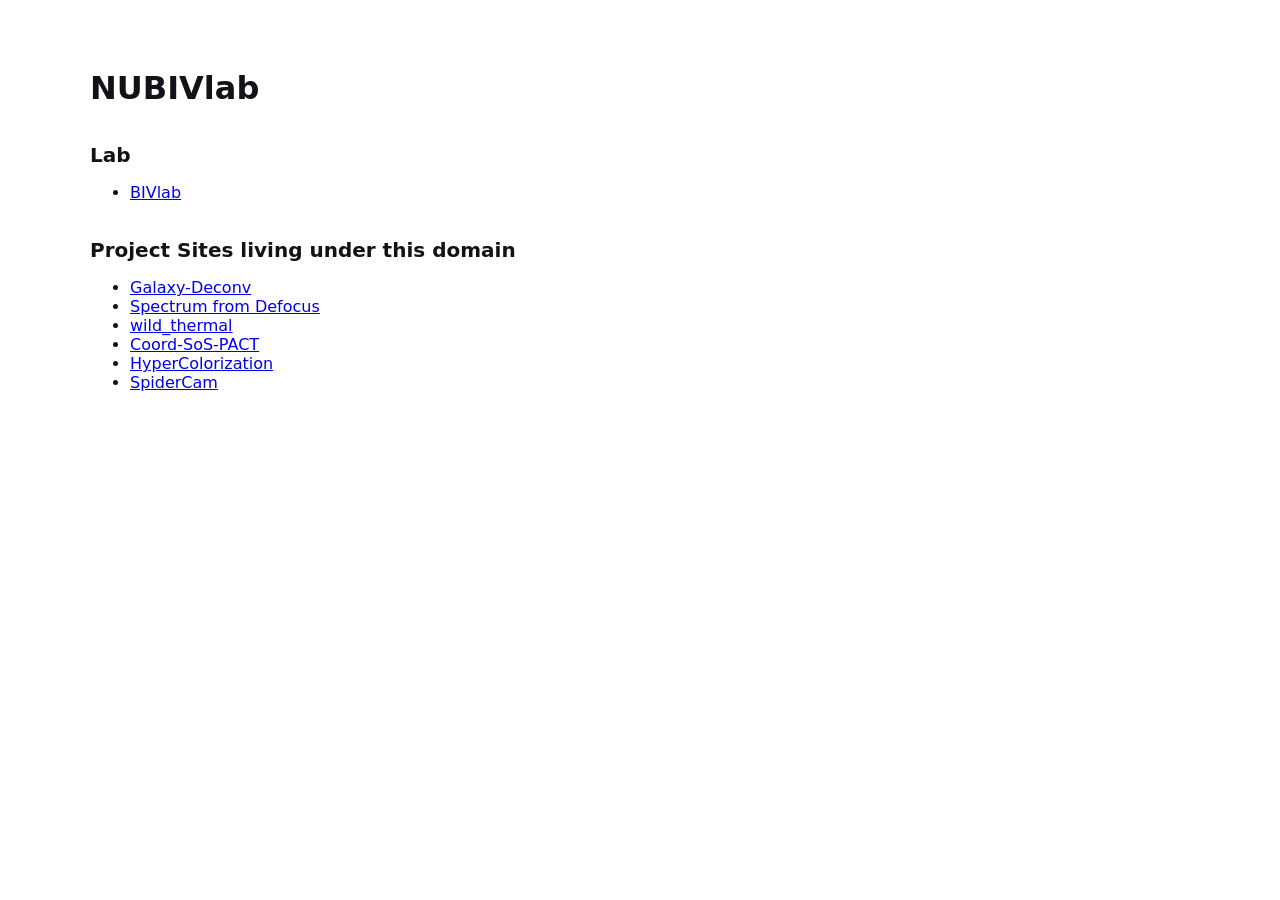
<file: index.html>
<!doctype html>
<html lang="en">
  <head>
    <meta charset="UTF-8" />
    <meta name="viewport" content="width=device-width, initial-scale=1.0" />
    <title>NUBIVlab Project Website Root Page</title>
    <style>
      :root {
        color-scheme: light dark;
        --bg: #0b0b0f;
        --card: #12121a;
        --text: #f2f2f6;
        --muted: #a8a8b3;
        --border: rgba(255, 255, 255, 0.12);
        --link: #7aa2ff;
      }

      @media (prefers-color-scheme: light) {
        :root {
          --bg: #ffffff;
          --card: #f6f7fb;
          --text: #121217;
          --muted: #5a5a6a;
          --border: rgba(0, 0, 0, 0.12);
          --link: #2563eb;
        }
      }

      body {
        margin: 0;
        font-family: system-ui, -apple-system, Segoe UI, Roboto, Helvetica, Arial, sans-serif;
        background: var(--bg);
        color: var(--text);
      }

      .wrap {
        max-width: 1100px;
        margin: 0 auto;
        padding: 48px 20px 64px;
      }

      .header {
        text-align: center;
        margin-bottom: 26px;
      }

      .header h1 {
        font-size: 2rem;
        margin: 0 0 10px;
        letter-spacing: 0.2px;
      }

      .header p {
        margin: 0;
        color: var(--muted);
      }

      h2 {
        margin: 36px 0 14px;
        font-size: 1.25rem;
        color: var(--text);
      }

      .grid {
        display: grid;
        grid-template-columns: repeat(auto-fit, minmax(260px, 1fr));
        gap: 14px;
      }

      a.card,
      .card {
        display: block;
        padding: 16px 16px 18px;
        border: 1px solid var(--border);
        border-radius: 14px;
        background: var(--card);
        text-decoration: none;
        transition: transform 120ms ease, border-color 120ms ease;
      }

      a.card:hover {
        transform: translateY(-2px);
        border-color: rgba(122, 162, 255, 0.6);
      }

      .card-title {
        font-weight: 700;
        margin: 2px 0 6px;
        line-height: 1.2;
      }

      .card-path {
        font-family: ui-monospace, SFMono-Regular, Menlo, Monaco, Consolas, "Liberation Mono", "Courier New",
          monospace;
        font-size: 0.85rem;
        color: var(--muted);
        overflow: hidden;
        text-overflow: ellipsis;
        white-space: nowrap;
      }

      .disabled {
        opacity: 0.7;
        cursor: default;
      }

      .disabled .card-title {
        color: var(--muted);
      }

      .note {
        text-align: center;
        color: var(--muted);
        margin-top: 22px;
        font-size: 0.95rem;
      }

      .note a {
        color: var(--link);
        text-decoration: underline;
      }
    </style>
  </head>
  <body>
    <div class="wrap">
      <h1>NUBIVlab</h1>
      <h2>Lab</h2>
      <ul>
        <li><a href="https://www.alexander.vision/" rel="noopener">BIVlab</a></li>
      </ul>

      <h2>Project Sites living under this domain</h2>
      <ul>
        <li><a href="https://nubivlab.github.io/Galaxy-Deconv/">Galaxy-Deconv</a></li>
        <li><a href="https://nubivlab.github.io/spectrum_from_defocus/">Spectrum from Defocus</a></li>
        <li><a href="https://nubivlab.github.io/wild_thermal/">wild_thermal</a></li>
        <li><a href="https://nubivlab.github.io/Coord-SoS-PACT/">Coord-SoS-PACT</a></li>
        <li><a href="https://nubivlab.github.io/HyperColorization/">HyperColorization</a></li>
        <li><a href="https://nubivlab.github.io/SpiderCam/">SpiderCam</a></li>
      </ul>
    </div>
  </body>
</html>
</file>
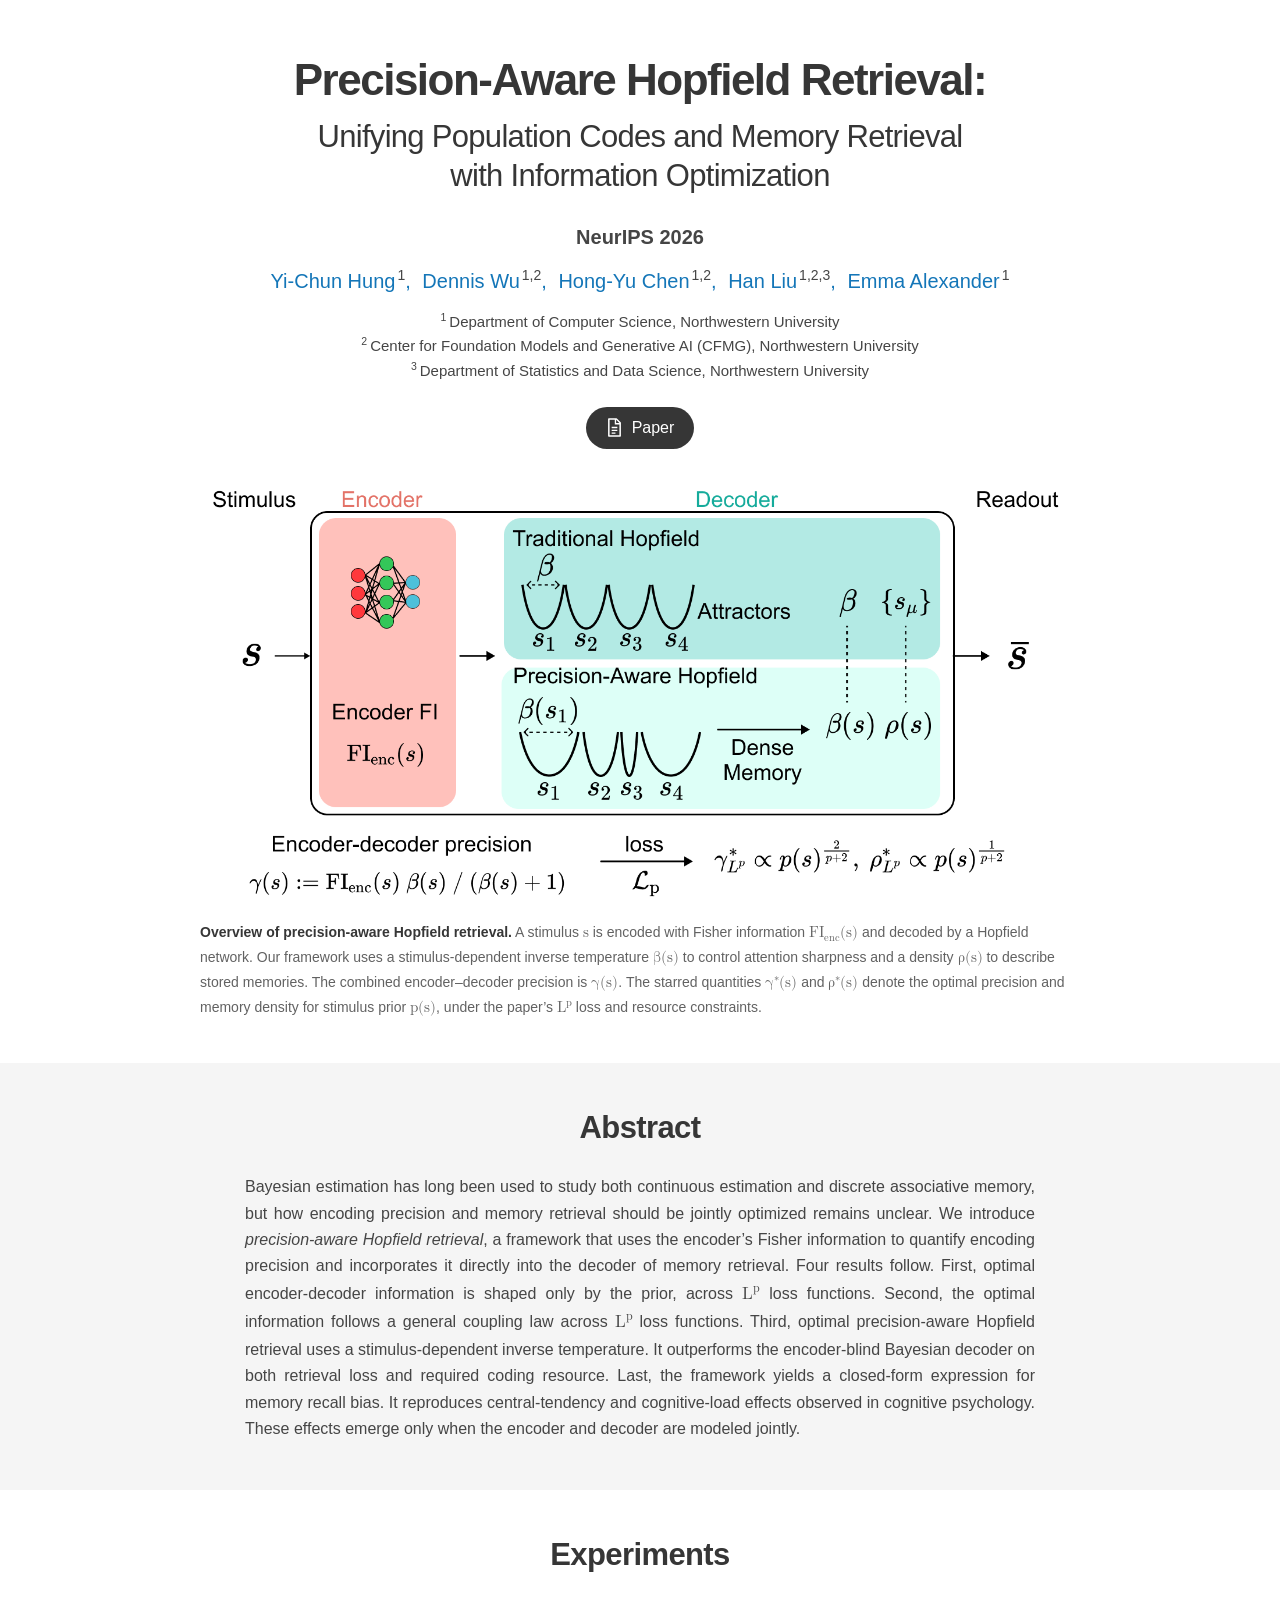
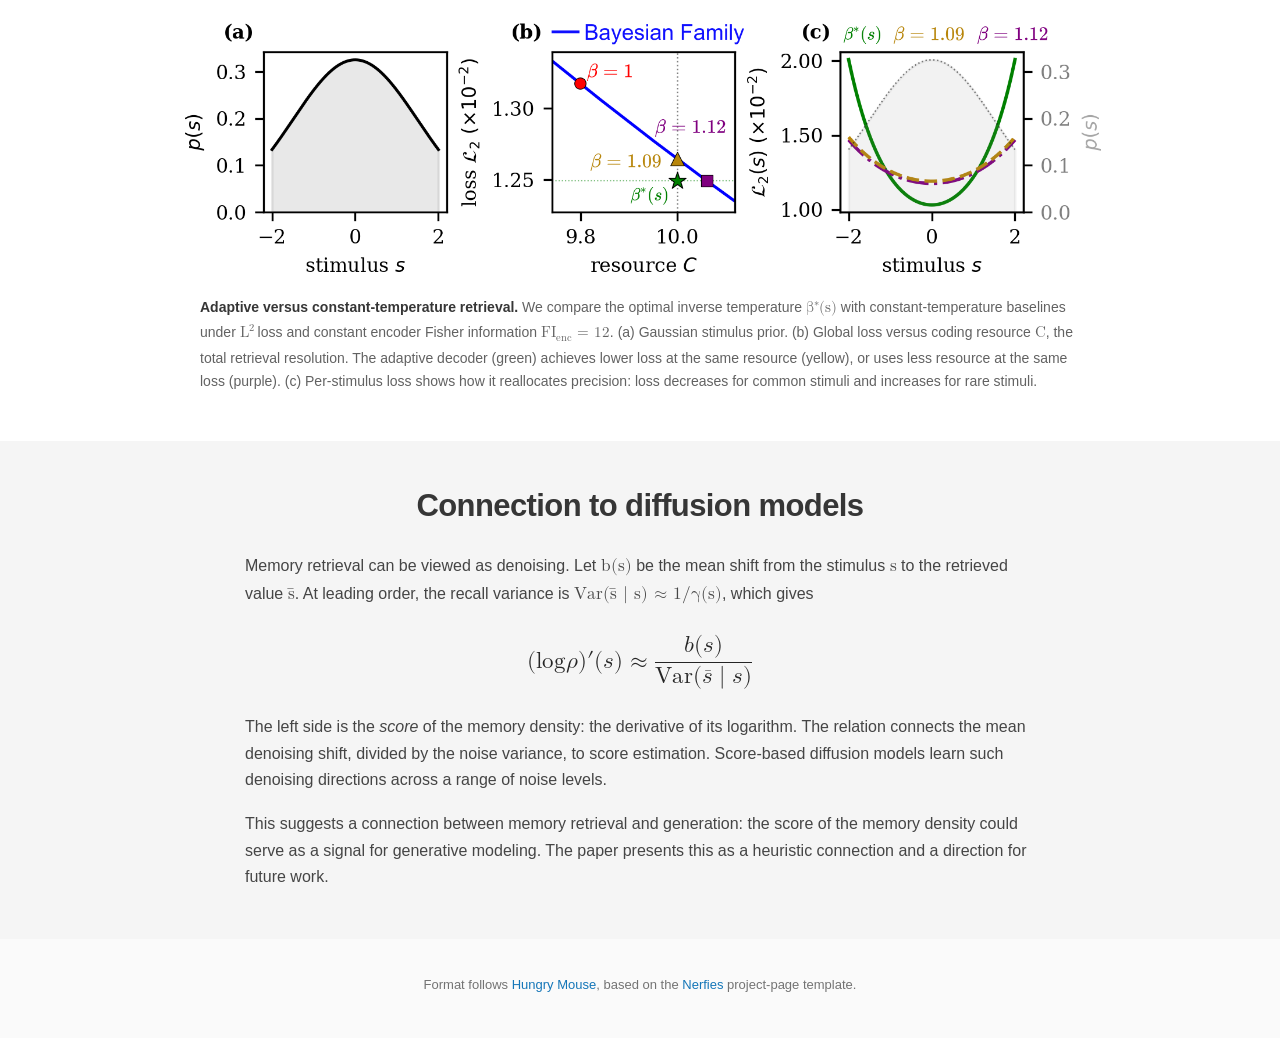
<file: precision_aware_hopfield/index.html>
<!doctype html>
<html lang="en">
<head>
  <meta charset="utf-8">
  <meta name="viewport" content="width=device-width, initial-scale=1">
  <meta name="description" content="Precision-aware Hopfield retrieval connects population coding and associative memory through Fisher information, adaptive attention temperature, and a link to denoising score estimation.">
  <meta name="theme-color" content="#ffffff">
  <meta property="og:type" content="website">
  <meta property="og:title" content="Precision-Aware Hopfield Retrieval">
  <meta property="og:description" content="Unifying Population Codes and Memory Retrieval with Information Optimization">
  <meta property="og:image" content="https://precision-aware-hopfield.wormyu.chatgpt.site/assets/overview.png">
  <meta property="og:url" content="https://precision-aware-hopfield.wormyu.chatgpt.site/">
  <title>Precision-Aware Hopfield Retrieval</title>
  <link rel="icon" href="data:image/svg+xml,%3Csvg xmlns='http://www.w3.org/2000/svg' viewBox='0 0 64 64'%3E%3Crect width='64' height='64' rx='14' fill='%23363636'/%3E%3Ctext x='32' y='46' text-anchor='middle' font-family='Georgia' font-size='48' fill='white'%3Eγ%3C/text%3E%3C/svg%3E">
  <link rel="stylesheet" href="assets/site.css">
</head>
<body>
  <a class="skip-link" href="#abstract">Skip to abstract</a>
  <header class="publication-header">
    <div class="container">
      <h1>Precision-Aware Hopfield Retrieval:<span class="subtitle">Unifying Population Codes and Memory Retrieval<br class="desktop-break"> with Information Optimization</span></h1>
      <p class="publication-venue">NeurIPS 2026</p>
      <p class="authors">
        <span><a href="https://yichunhung.github.io/" target="_blank" rel="noopener noreferrer">Yi-Chun Hung</a><sup>1</sup>,</span>
        <span><a href="https://hibb-bb.github.io/" target="_blank" rel="noopener noreferrer">Dennis Wu</a><sup>1,2</sup>,</span>
        <span><a href="https://wormyu.github.io/" target="_blank" rel="noopener noreferrer">Hong-Yu Chen</a><sup>1,2</sup>,</span>
        <span><a href="https://magics.cs.northwestern.edu/index.html" target="_blank" rel="noopener noreferrer">Han Liu</a><sup>1,2,3</sup>,</span>
        <span><a href="https://www.alexander.vision/" target="_blank" rel="noopener noreferrer">Emma Alexander</a><sup>1</sup></span>
      </p>
      <div class="affiliations">
        <p><sup>1</sup>Department of Computer Science, Northwestern University</p>
        <p><sup>2</sup>Center for Foundation Models and Generative AI (CFMG), Northwestern University</p>
        <p><sup>3</sup>Department of Statistics and Data Science, Northwestern University</p>
      </div>
      <div class="publication-links">
        <a class="paper-button" href="assets/precision-aware-hopfield.pdf" target="_blank" rel="noopener noreferrer">
          <svg width="17" height="19" viewBox="0 0 18 20" fill="none" aria-hidden="true"><path d="M3 1h8l4 4v14H3V1Z" stroke="currentColor" stroke-width="1.6" stroke-linejoin="round"/><path d="M10 1v5h5M6 10h6M6 13h6M6 16h4" stroke="currentColor" stroke-width="1.4"/></svg>
          <span>Paper</span><span class="sr-only"> (PDF, opens in a new tab)</span>
        </a>
      </div>
    </div>
  </header>

  <main>
    <div class="teaser container">
      <figure>
        <a class="figure-link" href="assets/overview.png" target="_blank" rel="noopener noreferrer" aria-label="Open the paper’s overview figure at full resolution">
          <img src="assets/overview.png" width="1650" height="720" fetchpriority="high" alt="A stimulus passes through a neural encoder into a Hopfield memory decoder. Precision-aware retrieval replaces a fixed inverse temperature with a stimulus-dependent temperature and memory density, linking encoding precision to the final readout.">
        </a>
        <figcaption>
          <p><strong>Overview of precision-aware Hopfield retrieval.</strong> A stimulus <span class="math">s</span> is encoded with Fisher information <span class="math">FI<sub>enc</sub>(s)</span> and decoded by a Hopfield network. Our framework uses a stimulus-dependent inverse temperature <span class="math">β(s)</span> to control attention sharpness and a density <span class="math">ρ(s)</span> to describe stored memories. The combined encoder–decoder precision is <span class="math">γ(s)</span>. The starred quantities <span class="math">γ<sup>∗</sup>(s)</span> and <span class="math">ρ<sup>∗</sup>(s)</span> denote the optimal precision and memory density for stimulus prior <span class="math">p(s)</span>, under the paper’s <span class="math">L<sup>p</sup></span> loss and resource constraints.</p>
        </figcaption>
      </figure>
    </div>

    <section class="section shaded" id="abstract" aria-labelledby="abstract-title">
      <div class="container prose">
        <h2 id="abstract-title">Abstract</h2>
        <p>Bayesian estimation has long been used to study both continuous estimation and discrete associative memory, but how encoding precision and memory retrieval should be jointly optimized remains unclear. We introduce <em>precision-aware Hopfield retrieval</em>, a framework that uses the encoder’s Fisher information to quantify encoding precision and incorporates it directly into the decoder of memory retrieval. Four results follow. First, optimal encoder-decoder information is shaped only by the prior, across <span class="math">L<sup>p</sup></span> loss functions. Second, the optimal information follows a general coupling law across <span class="math">L<sup>p</sup></span> loss functions. Third, optimal precision-aware Hopfield retrieval uses a stimulus-dependent inverse temperature. It outperforms the encoder-blind Bayesian decoder on both retrieval loss and required coding resource. Last, the framework yields a closed-form expression for memory recall bias. It reproduces central-tendency and cognitive-load effects observed in cognitive psychology. These effects emerge only when the encoder and decoder are modeled jointly.</p>
      </div>
    </section>

    <section class="section" id="experiments" aria-labelledby="experiments-title">
      <div class="container">
        <h2 id="experiments-title">Experiments</h2>
        <figure>
          <a class="figure-link" href="assets/retrieval-comparison.png" target="_blank" rel="noopener noreferrer" aria-label="Open the paper’s retrieval comparison figure at full resolution">
            <img src="assets/retrieval-comparison.png" width="1650" height="479" loading="lazy" alt="Three panels show a Gaussian stimulus prior, retrieval loss versus coding resource, and loss by stimulus. The adaptive decoder lies below the constant-temperature trade-off curve and reduces loss for common stimuli near the prior’s peak.">
          </a>
          <figcaption><strong>Adaptive versus constant-temperature retrieval.</strong> We compare the optimal inverse temperature <span class="math">β<sup>∗</sup>(s)</span> with constant-temperature baselines under <span class="math">L<sup>2</sup></span> loss and constant encoder Fisher information <span class="math">FI<sub>enc</sub> = 12</span>. (a) Gaussian stimulus prior. (b) Global loss versus coding resource <span class="math">C</span>, the total retrieval resolution. The adaptive decoder (green) achieves lower loss at the same resource (yellow), or uses less resource at the same loss (purple). (c) Per-stimulus loss shows how it reallocates precision: loss decreases for common stimuli and increases for rare stimuli.</figcaption>
        </figure>
      </div>
    </section>

    <section class="section shaded" id="discussion" aria-labelledby="discussion-title">
      <div class="container prose">
        <h2 id="discussion-title">Connection to diffusion models</h2>
        <p> Memory retrieval can be viewed as denoising. Let <span class="math">b(s)</span> be the mean shift from the stimulus <span class="math">s</span> to the retrieved value <span class="math">s̄</span>. At leading order, the recall variance is <span class="math">Var(s̄ | s) ≈ 1/γ(s)</span>, which gives</p>
        <div class="equation">
          <math display="block" aria-label="The derivative of log memory density is approximately recall bias divided by recall variance."><mrow><mo stretchy="false">(</mo><mi mathvariant="normal">log</mi><mi>ρ</mi><mo stretchy="false">)</mo><mo>′</mo><mo stretchy="false">(</mo><mi>s</mi><mo stretchy="false">)</mo><mo>≈</mo><mfrac><mrow><mi>b</mi><mo stretchy="false">(</mo><mi>s</mi><mo stretchy="false">)</mo></mrow><mrow><mi mathvariant="normal">Var</mi><mo stretchy="false">(</mo><mover><mi>s</mi><mo>¯</mo></mover><mo>∣</mo><mi>s</mi><mo stretchy="false">)</mo></mrow></mfrac></mrow></math>
        </div>
        <p>The left side is the <em>score</em> of the memory density: the derivative of its logarithm. The relation connects the mean denoising shift, divided by the noise variance, to score estimation. Score-based diffusion models learn such denoising directions across a range of noise levels.</p>
        <p>This suggests a connection between memory retrieval and generation: the score of the memory density could serve as a signal for generative modeling. The paper presents this as a heuristic connection and a direction for future work.</p>
      </div>
    </section>
  </main>
  <footer>
    <div class="container"><p>Format follows <a href="https://nubivlab.github.io/hungry_mouse/">Hungry Mouse</a>, based on the <a href="https://github.com/nerfies/nerfies.github.io">Nerfies</a> project-page template.</p></div>
  </footer>
</body>
</html>
</file>
<file: precision_aware_hopfield/assets/site.css>
@font-face { font-family: "Paper Math"; src: url("fonts/latinmodern-math.otf") format("opentype"); font-display: swap; font-weight: 400; font-style: normal; }
:root { color-scheme: light; --ink: #363636; --body: #454545; --link: #1476b8; --shade: #f5f5f5; }
* { box-sizing: border-box; }
html { scroll-behavior: smooth; scroll-padding-top: 24px; }
body { margin: 0; color: var(--body); background: #fff; font-family: "Google Sans", "Noto Sans", Arial, sans-serif; font-size: 16px; line-height: 1.65; -webkit-font-smoothing: antialiased; }
a { color: var(--link); text-decoration: none; }
a:hover { text-decoration: underline; }
a:focus-visible, [tabindex]:focus-visible { outline: 3px solid #1476b8; outline-offset: 5px; }
.container { width: min(100% - 48px, 960px); margin-inline: auto; }
.prose { max-width: 790px; margin-inline: auto; }
p { margin: 0 0 18px; }
p:last-child { margin-bottom: 0; }
strong { font-weight: 650; color: var(--ink); }
h1, h2 { color: var(--ink); line-height: 1.2; }
h1 { margin: 0 auto 25px; font-size: 44px; font-weight: 650; letter-spacing: -1.5px; }
.subtitle { display: block; margin-top: 10px; font-size: 31px; line-height: 1.27; font-weight: 500; letter-spacing: -.7px; }
h2 { margin: 0 0 28px; text-align: center; font-size: 31px; font-weight: 650; letter-spacing: -.6px; }
.publication-header { padding: 54px 0 31px; text-align: center; }
.publication-venue { margin-bottom: 10px; font-size: 20px; font-weight: 600; }
.authors { margin-bottom: 12px; font-size: 20px; line-height: 1.7; color: #1476b8; }
.authors span { display: inline-block; margin-inline: 3px; }
sup { font-size: .7em; line-height: 0; }
.authors sup { margin-left: 2px; color: var(--body); }
.affiliations { font-size: 15px; line-height: 1.65; }
.affiliations p { margin: 0; }
.affiliations sup { margin-right: 3px; }
.publication-links { display: flex; justify-content: center; margin-top: 23px; }
.paper-button { display: inline-flex; gap: 9px; align-items: center; justify-content: center; padding: 8px 20px; min-height: 42px; border-radius: 30px; background: #363636; color: #fff; line-height: 1.5; transition: background .15s; }
.paper-button:hover { background: #202020; text-decoration: none; }
.teaser { padding-top: 6px; padding-bottom: 42px; }
figure { margin: 0; }
.figure-link { display: block; }
img { display: block; width: 100%; height: auto; }
figcaption { max-width: 880px; margin: 16px auto 0; text-align: left; font-size: 14px; line-height: 1.65; color: #626262; }
.section { padding: 46px 0 48px; }
.shaded { background: var(--shade); }
#abstract p { text-align: justify; }
.math { font-family: "Paper Math", "Cambria Math", "Times New Roman", serif; font-size: 1.08em; white-space: nowrap; }
.math sub { font-size: .7em; }
.equation { margin: 25px auto; text-align: center; font-size: 23px; color: #252525; }
math { font-family: "Paper Math", "Cambria Math", math; }
footer { padding: 35px 0 43px; background: #fafafa; color: #737373; font-size: 13px; text-align: center; }
.sr-only { position: absolute; width: 1px; height: 1px; padding: 0; margin: -1px; overflow: hidden; clip: rect(0, 0, 0, 0); white-space: nowrap; border: 0; }
.skip-link { position: absolute; top: -80px; left: 15px; z-index: 5; padding: 10px 15px; background: white; }
.skip-link:focus { top: 15px; }
@media (max-width: 700px) {
  .container { width: min(100% - 36px, 960px); }
  .publication-header { padding: 34px 0 25px; }
  h1 { font-size: 33px; letter-spacing: -.9px; margin-bottom: 22px; }
  .subtitle { font-size: 24px; letter-spacing: -.45px; line-height: 1.3; }
  .desktop-break { display: none; }
  .authors { font-size: 18px; }
  .affiliations { font-size: 13px; }
  .affiliations p { margin-bottom: 5px; }
  .teaser { padding-bottom: 30px; }
  figcaption { font-size: 13px; text-align: left; margin-top: 13px; }
  .section { padding: 34px 0 36px; }
  h2 { font-size: 27px; margin-bottom: 23px; }
  #abstract p { text-align: left; }
  .equation { font-size: 21px; }
  footer { padding: 28px 0; }
}
@media (prefers-reduced-motion: reduce) { html { scroll-behavior: auto; } .paper-button { transition: none; } }
@media print { .paper-button, .skip-link { display: none; } .section { padding: 25px 0; } .container { width: 100%; } figure, .equation { break-inside: avoid; } a { color: inherit; } }
</file>
